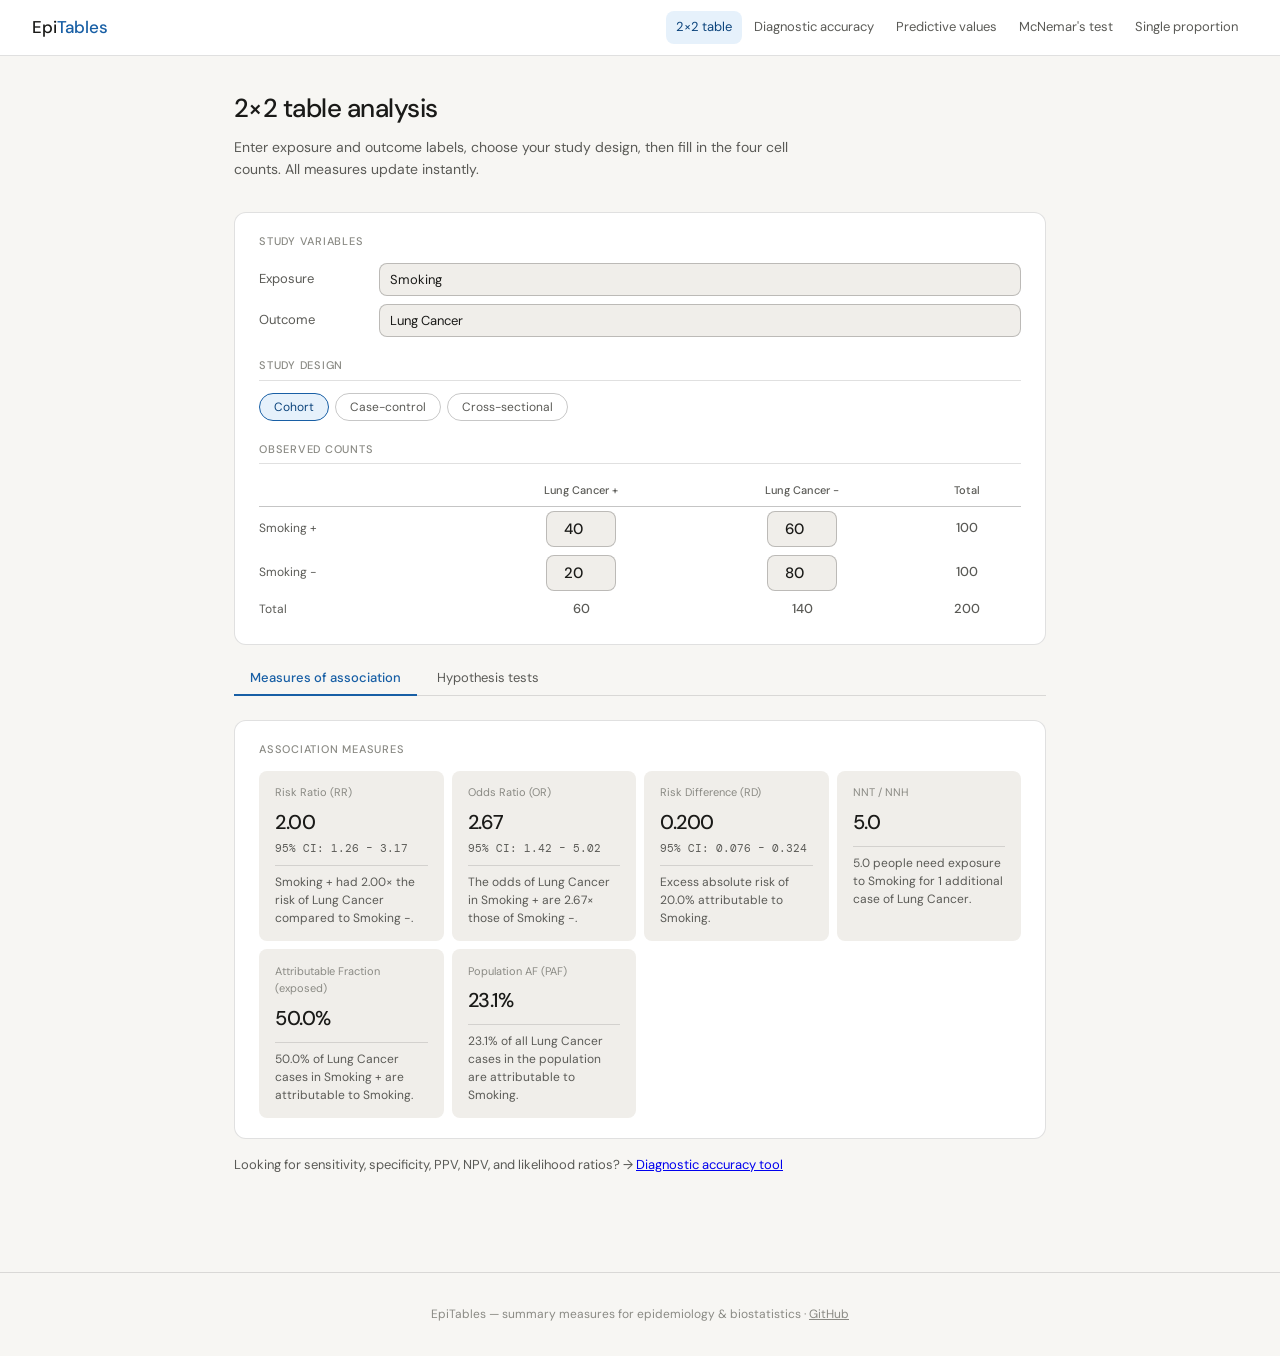
<file: index.html>
<!DOCTYPE html>
<html lang="en">
<head>
  <meta charset="UTF-8">
  <meta name="viewport" content="width=device-width, initial-scale=1.0">
  <title>EpiTables — 2×2 Table Analysis</title>
  <meta name="description" content="Interactive epidemiology calculator: OR, RR, RD, NNT, attributable fraction, chi-square and more from a 2×2 contingency table.">
  <link rel="preconnect" href="https://fonts.googleapis.com">
  <link href="https://fonts.googleapis.com/css2?family=DM+Sans:wght@400;500&family=DM+Mono&display=swap" rel="stylesheet">
  <link rel="stylesheet" href="css/style.css">
</head>
<body>

<header class="site-header">
  <a href="index.html" class="logo">Epi<span>Tables</span></a>
  <nav class="site-nav">
    <a href="index.html" class="active">2×2 table</a>
    <a href="diagnostic.html">Diagnostic accuracy</a>
    <a href="predictive.html">Predictive values</a>
    <a href="mcnemar.html">McNemar's test</a>
    <a href="proportion.html">Single proportion</a>
  </nav>
</header>

<main class="page-wrap">
  <div class="page-hero">
    <h1>2×2 table analysis</h1>
    <p>Enter exposure and outcome labels, choose your study design, then fill in the four cell counts. All measures update instantly.</p>
  </div>

  <div class="card">
    <div class="section-label">Study variables</div>
    <div class="field-row">
      <label>Exposure</label>
      <input type="text" id="expName" value="Smoking" oninput="update()">
    </div>
    <div class="field-row">
      <label>Outcome</label>
      <input type="text" id="outName" value="Lung Cancer" oninput="update()">
    </div>

    <div class="inner-divider">Study design</div>
    <div class="pill-group">
      <button class="pill-btn active" onclick="setDesign('cohort',this)">Cohort</button>
      <button class="pill-btn" onclick="setDesign('casecontrol',this)">Case-control</button>
      <button class="pill-btn" onclick="setDesign('crosssectional',this)">Cross-sectional</button>
    </div>

    <div class="inner-divider">Observed counts</div>
    <table class="table-2x2">
      <thead>
        <tr>
          <th></th>
          <th id="hOut1">Outcome +</th>
          <th id="hOut0">Outcome −</th>
          <th>Total</th>
        </tr>
      </thead>
      <tbody>
        <tr>
          <td class="row-label" id="rExp">Exposed</td>
          <td><input type="number" id="a" value="40" min="0" oninput="update()"></td>
          <td><input type="number" id="b" value="60" min="0" oninput="update()"></td>
          <td class="cell-total" id="r1">100</td>
        </tr>
        <tr>
          <td class="row-label" id="rUnexp">Unexposed</td>
          <td><input type="number" id="c" value="20" min="0" oninput="update()"></td>
          <td><input type="number" id="d" value="80" min="0" oninput="update()"></td>
          <td class="cell-total" id="r2">100</td>
        </tr>
        <tr>
          <td class="row-label">Total</td>
          <td class="cell-total" id="col1">60</td>
          <td class="cell-total" id="col2">140</td>
          <td class="cell-total" id="grand">200</td>
        </tr>
      </tbody>
    </table>
  </div>

  <div class="tab-bar">
    <button class="tab-btn active" onclick="showTab('assoc',this)">Measures of association</button>
    <button class="tab-btn" onclick="showTab('tests',this)">Hypothesis tests</button>
  </div>

  <div id="tab-assoc" class="tab-panel active">
    <div class="card">
      <div class="section-label">Association measures</div>
      <div id="assocResults" class="metrics-grid"></div>
    </div>
  </div>

  <div id="tab-tests" class="tab-panel">
    <div class="card">
      <div class="section-label">Hypothesis tests</div>
      <div id="testWarn"></div>
      <div id="testResults"></div>
    </div>
  </div>

  <p style="font-size:13px;color:var(--text-secondary);margin-top:0.25rem">
    Looking for sensitivity, specificity, PPV, NPV, and likelihood ratios?
    → <a href="diagnostic.html">Diagnostic accuracy tool</a>
  </p>
</main>

<footer class="site-footer">
  EpiTables — summary measures for epidemiology &amp; biostatistics ·
  <a href="https://github.com/rajsubediresearch/epitables" target="_blank">GitHub</a>
</footer>

<script src="js/stats.js"></script>
<script>
let design = 'cohort';

function setDesign(d, btn) {
  design = d;
  document.querySelectorAll('.pill-btn').forEach(b => b.classList.remove('active'));
  btn.classList.add('active');
  update();
}

function showTab(id, btn) {
  document.querySelectorAll('.tab-panel').forEach(p => p.classList.remove('active'));
  document.querySelectorAll('.tab-btn').forEach(b => b.classList.remove('active'));
  document.getElementById('tab-' + id).classList.add('active');
  btn.classList.add('active');
}

function getVals() {
  return {
    a: Math.max(0, parseFloat(document.getElementById('a').value) || 0),
    b: Math.max(0, parseFloat(document.getElementById('b').value) || 0),
    c: Math.max(0, parseFloat(document.getElementById('c').value) || 0),
    d: Math.max(0, parseFloat(document.getElementById('d').value) || 0),
    exp: document.getElementById('expName').value || 'Exposed',
    out: document.getElementById('outName').value || 'Outcome'
  };
}

function metricCard(label, value, ci, interp) {
  return `<div class="metric-card">
    <div class="m-label">${label}</div>
    <div class="m-value">${value}</div>
    ${ci ? `<div class="m-ci">${ci}</div>` : ''}
    ${interp ? `<div class="m-interp">${interp}</div>` : ''}
  </div>`;
}

function update() {
  const { a, b, c, d, exp, out } = getVals();
  const S = Stats;
  const n1 = a+b, n2 = c+d, col1 = a+c, col2 = b+d, N = a+b+c+d;
  const expP = exp + ' +', unExpP = exp + ' −';

  document.getElementById('hOut1').textContent = out + ' +';
  document.getElementById('hOut0').textContent = out + ' −';
  document.getElementById('rExp').textContent = expP;
  document.getElementById('rUnexp').textContent = unExpP;
  document.getElementById('r1').textContent = n1;
  document.getElementById('r2').textContent = n2;
  document.getElementById('col1').textContent = col1;
  document.getElementById('col2').textContent = col2;
  document.getElementById('grand').textContent = N;

  if (N < 4) {
    ['assocResults','testResults'].forEach(id =>
      document.getElementById(id).innerHTML = '<p style="font-size:13px;color:var(--text-secondary)">Enter counts to see results.</p>');
    return;
  }

  const OR = (a*d)/(b*c);
  const [orLo, orHi] = S.logCI95(OR, a, b, c, d);
  const RR = n1>0&&n2>0 ? (a/n1)/(c/n2) : null;
  const [rrLo, rrHi] = S.rrLogCI95(a, b, c, d);
  const RD = n1>0&&n2>0 ? a/n1 - c/n2 : null;
  const [rdLo, rdHi] = S.rdCI95(a, b, c, d);
  const NNT = RD && Math.abs(RD)>0 ? 1/Math.abs(RD) : null;
  const AF = RR ? (RR-1)/RR : null;
  const PAF = (N>0&&col1>0&&RR) ? ((col1/N)*(RR-1))/((col1/N)*(RR-1)+1) : null;

  let assocHTML = '';
  if (design === 'casecontrol') {
    assocHTML +=
      metricCard('Odds Ratio (OR)', S.fmt(OR), S.fmtCI(orLo,orHi),
        `The odds of ${out} in ${expP} are ${S.fmt(OR)}× those of ${unExpP}.`) +
      metricCard('Risk Difference', S.fmt(RD,3), S.fmtCI(rdLo,rdHi,3),
        `${RD>=0?'Excess':'Reduced'} absolute risk of ${S.fmt(Math.abs(RD)*100,1)}% attributable to ${exp}.`);
  } else if (design === 'crosssectional') {
    assocHTML +=
      metricCard('Prevalence Ratio (PR)', S.fmt(RR), S.fmtCI(rrLo,rrHi),
        `Prevalence of ${out} is ${S.fmt(RR)}× higher in ${expP} vs ${unExpP}.`) +
      metricCard('Odds Ratio (OR)', S.fmt(OR), S.fmtCI(orLo,orHi),
        `The odds of ${out} in ${expP} are ${S.fmt(OR)}× those of ${unExpP}.`) +
      metricCard('Prevalence Difference', S.fmt(RD,3), S.fmtCI(rdLo,rdHi,3),
        `Absolute prevalence difference of ${S.fmt(Math.abs(RD)*100,1)}% between groups.`) +
      metricCard('NNT / NNH', NNT ? S.fmt(NNT,1) : '—', '',
        NNT ? `${S.fmt(NNT,1)} individuals exposed for 1 additional case of ${out}.` : '');
  } else {
    assocHTML +=
      metricCard('Risk Ratio (RR)', S.fmt(RR), S.fmtCI(rrLo,rrHi),
        `${expP} had ${S.fmt(RR)}× the risk of ${out} compared to ${unExpP}.`) +
      metricCard('Odds Ratio (OR)', S.fmt(OR), S.fmtCI(orLo,orHi),
        `The odds of ${out} in ${expP} are ${S.fmt(OR)}× those of ${unExpP}.`) +
      metricCard('Risk Difference (RD)', S.fmt(RD,3), S.fmtCI(rdLo,rdHi,3),
        `${RD>=0?'Excess':'Reduced'} absolute risk of ${S.fmt(Math.abs(RD)*100,1)}% attributable to ${exp}.`) +
      metricCard('NNT / NNH', NNT ? S.fmt(NNT,1) : '—', '',
        NNT ? `${S.fmt(NNT,1)} people need ${RD>0?'exposure to':'protection from'} ${exp} for 1 additional case of ${out}.` : '') +
      metricCard('Attributable Fraction (exposed)', AF ? S.pct(AF) : '—', '',
        AF ? `${S.pct(AF)} of ${out} cases in ${expP} are attributable to ${exp}.` : '') +
      metricCard('Population AF (PAF)', PAF ? S.pct(PAF) : '—', '',
        PAF ? `${S.pct(PAF)} of all ${out} cases in the population are attributable to ${exp}.` : '');
  }
  document.getElementById('assocResults').innerHTML = assocHTML;

  const smallCell = Math.min(a,b,c,d) < 5;
  const { chi2, p: chiP } = S.chiSquare(a,b,c,d);
  const fp = S.fisherExact(a,b,c,d);
  const [wLo1,wHi1] = n1>0 ? S.wilson95(a,n1) : [null,null];
  const [wLo2,wHi2] = n2>0 ? S.wilson95(c,n2) : [null,null];

  document.getElementById('testWarn').innerHTML = smallCell
    ? `<div class="warn-box">⚠ One or more cells &lt;5 — Fisher's exact p-value is preferred over chi-square.</div>` : '';

  document.getElementById('testResults').innerHTML = `
    <div class="test-result-row">
      <div><div class="tr-name">Chi-square (Pearson, uncorrected)</div><div class="tr-sub">1 degree of freedom</div></div>
      <div><div class="tr-val">χ² = ${S.fmt(chi2)}</div><div class="tr-p">p = ${S.fmtP(chiP)}</div></div>
    </div>
    <div class="test-result-row">
      <div><div class="tr-name">Fisher's exact test</div><div class="tr-sub">Two-sided</div></div>
      <div><div class="tr-val">p = ${S.fmtP(fp)}</div></div>
    </div>
    <div class="test-result-row">
      <div><div class="tr-name">${expP} risk</div><div class="tr-sub">Wilson 95% CI</div></div>
      <div><div class="tr-val">${n1>0?S.pct(a/n1):'—'}</div><div class="tr-p">${S.fmtCI(wLo1,wHi1)}</div></div>
    </div>
    <div class="test-result-row">
      <div><div class="tr-name">${unExpP} risk</div><div class="tr-sub">Wilson 95% CI</div></div>
      <div><div class="tr-val">${n2>0?S.pct(c/n2):'—'}</div><div class="tr-p">${S.fmtCI(wLo2,wHi2)}</div></div>
    </div>`;
}

update();
</script>
</body>
</html>
</file>
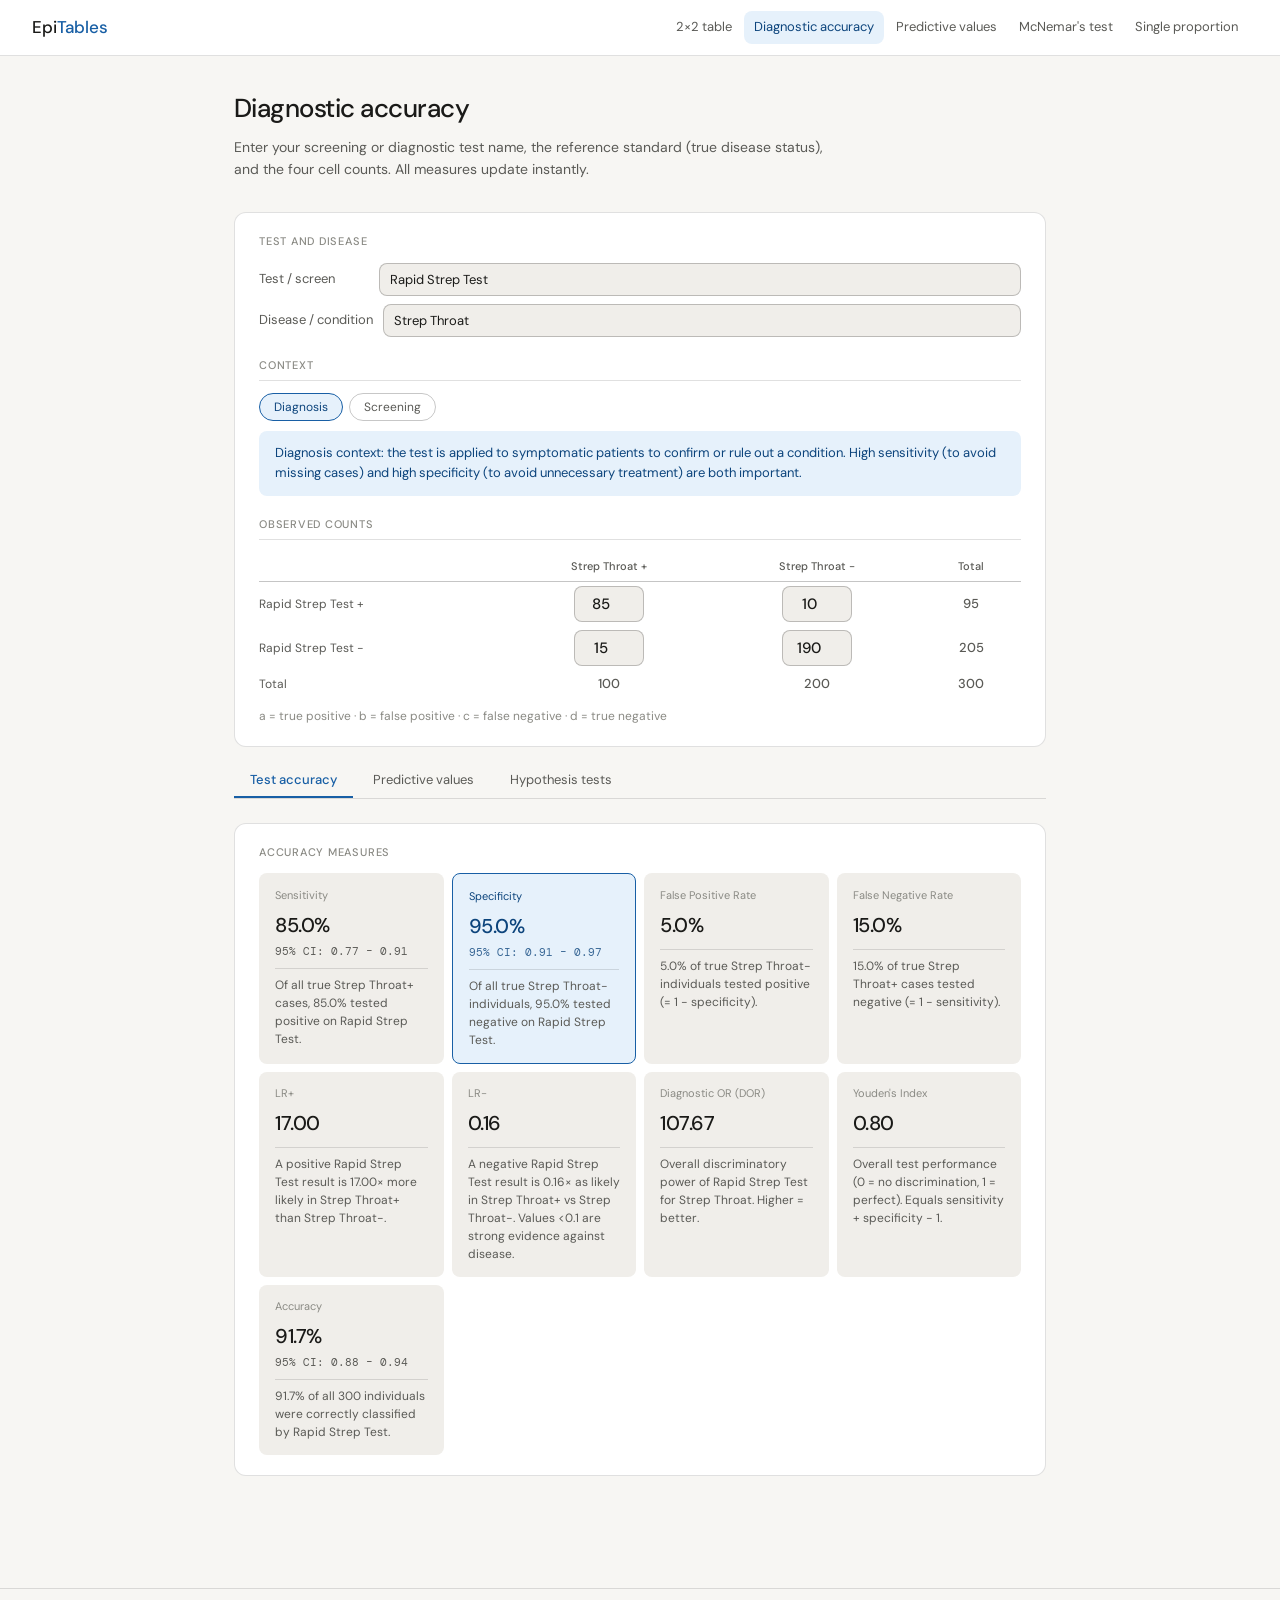
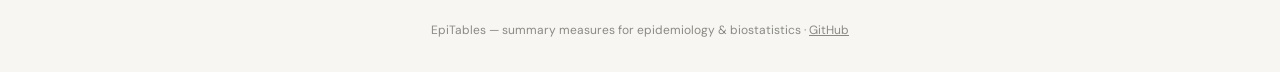
<file: diagnostic.html>
<!DOCTYPE html>
<html lang="en">
<head>
  <meta charset="UTF-8">
  <meta name="viewport" content="width=device-width, initial-scale=1.0">
  <title>EpiTables — Diagnostic Accuracy</title>
  <meta name="description" content="Calculate sensitivity, specificity, PPV, NPV, likelihood ratios, diagnostic OR, and Youden's index from a screening or diagnostic test table.">
  <link rel="preconnect" href="https://fonts.googleapis.com">
  <link href="https://fonts.googleapis.com/css2?family=DM+Sans:wght@400;500&family=DM+Mono&display=swap" rel="stylesheet">
  <link rel="stylesheet" href="css/style.css">
</head>
<body>

<header class="site-header">
  <a href="index.html" class="logo">Epi<span>Tables</span></a>
  <nav class="site-nav">
    <a href="index.html">2×2 table</a>
    <a href="diagnostic.html" class="active">Diagnostic accuracy</a>
    <a href="predictive.html">Predictive values</a>
    <a href="mcnemar.html">McNemar's test</a>
    <a href="proportion.html">Single proportion</a>
  </nav>
</header>

<main class="page-wrap">
  <div class="page-hero">
    <h1>Diagnostic accuracy</h1>
    <p>Enter your screening or diagnostic test name, the reference standard (true disease status), and the four cell counts. All measures update instantly.</p>
  </div>

  <div class="card">
    <div class="section-label">Test and disease</div>
    <div class="field-row">
      <label>Test / screen</label>
      <input type="text" id="testName" value="Rapid Strep Test" oninput="update()">
    </div>
    <div class="field-row">
      <label>Disease / condition</label>
      <input type="text" id="disName" value="Strep Throat" oninput="update()">
    </div>

    <div class="inner-divider">Context</div>
    <div class="pill-group">
      <button class="pill-btn active" onclick="setContext('diagnosis',this)">Diagnosis</button>
      <button class="pill-btn" onclick="setContext('screening',this)">Screening</button>
    </div>
    <div id="contextNote" class="info-box" style="margin-top:8px;margin-bottom:4px"></div>

    <div class="inner-divider">Observed counts</div>
    <table class="table-2x2">
      <thead>
        <tr>
          <th></th>
          <th id="hDis1">Disease +</th>
          <th id="hDis0">Disease −</th>
          <th>Total</th>
        </tr>
      </thead>
      <tbody>
        <tr>
          <td class="row-label" id="rTestP">Test +</td>
          <td><input type="number" id="a" value="85" min="0" oninput="update()"></td>
          <td><input type="number" id="b" value="10" min="0" oninput="update()"></td>
          <td class="cell-total" id="r1">95</td>
        </tr>
        <tr>
          <td class="row-label" id="rTestN">Test −</td>
          <td><input type="number" id="c" value="15" min="0" oninput="update()"></td>
          <td><input type="number" id="d" value="190" min="0" oninput="update()"></td>
          <td class="cell-total" id="r2">205</td>
        </tr>
        <tr>
          <td class="row-label">Total</td>
          <td class="cell-total" id="col1">100</td>
          <td class="cell-total" id="col2">200</td>
          <td class="cell-total" id="grand">300</td>
        </tr>
      </tbody>
    </table>
    <p style="font-size:12px;color:var(--text-tertiary);margin-top:8px">
      a = true positive · b = false positive · c = false negative · d = true negative
    </p>
  </div>

  <div class="tab-bar">
    <button class="tab-btn active" onclick="showTab('accuracy',this)">Test accuracy</button>
    <button class="tab-btn" onclick="showTab('predictive',this)">Predictive values</button>
    <button class="tab-btn" onclick="showTab('tests',this)">Hypothesis tests</button>
  </div>

  <div id="tab-accuracy" class="tab-panel active">
    <div class="card">
      <div class="section-label">Accuracy measures</div>
      <div id="accuracyResults" class="metrics-grid"></div>
    </div>
  </div>

  <div id="tab-predictive" class="tab-panel">
    <div class="card">
      <div class="section-label">Predictive values</div>
      <p style="font-size:13px;color:var(--text-secondary);margin-bottom:12px;line-height:1.6">
        PPV and NPV below are sample-based — they reflect the disease prevalence in your study sample.
        In practice, predictive values change with population prevalence.
        Use the <a href="predictive.html">Predictive values tool</a> to adjust sensitivity and specificity to any prevalence.
      </p>
      <div id="predictiveResults" class="metrics-grid"></div>
    </div>
  </div>

  <div id="tab-tests" class="tab-panel">
    <div class="card">
      <div class="section-label">Hypothesis tests</div>
      <div id="testWarn"></div>
      <div id="testResults"></div>
    </div>
  </div>
</main>

<footer class="site-footer">
  EpiTables — summary measures for epidemiology &amp; biostatistics ·
  <a href="https://github.com/rajsubediresearch/epitables" target="_blank">GitHub</a>
</footer>

<script src="js/stats.js"></script>
<script>
let context = 'diagnosis';

const contextNotes = {
  diagnosis: 'Diagnosis context: the test is applied to symptomatic patients to confirm or rule out a condition. High sensitivity (to avoid missing cases) and high specificity (to avoid unnecessary treatment) are both important.',
  screening: 'Screening context: the test is applied to asymptomatic populations. High sensitivity is typically prioritized to catch all true cases, accepting more false positives that can be resolved with confirmatory testing.'
};

function setContext(c, btn) {
  context = c;
  document.querySelectorAll('.pill-btn').forEach(b => b.classList.remove('active'));
  btn.classList.add('active');
  document.getElementById('contextNote').textContent = contextNotes[c];
  update();
}

function showTab(id, btn) {
  document.querySelectorAll('.tab-panel').forEach(p => p.classList.remove('active'));
  document.querySelectorAll('.tab-btn').forEach(b => b.classList.remove('active'));
  document.getElementById('tab-' + id).classList.add('active');
  btn.classList.add('active');
}

function getVals() {
  return {
    a: Math.max(0, parseFloat(document.getElementById('a').value) || 0),
    b: Math.max(0, parseFloat(document.getElementById('b').value) || 0),
    c: Math.max(0, parseFloat(document.getElementById('c').value) || 0),
    d: Math.max(0, parseFloat(document.getElementById('d').value) || 0),
    test: document.getElementById('testName').value || 'Test',
    dis:  document.getElementById('disName').value || 'Disease'
  };
}

function metricCard(label, value, ci, interp, highlight) {
  return `<div class="metric-card${highlight?' metric-card-highlight':''}">
    <div class="m-label">${label}</div>
    <div class="m-value">${value}</div>
    ${ci ? `<div class="m-ci">${ci}</div>` : ''}
    ${interp ? `<div class="m-interp">${interp}</div>` : ''}
  </div>`;
}

function update() {
  const { a, b, c, d, test, dis } = getVals();
  const S = Stats;
  const n1 = a+b, n2 = c+d, col1 = a+c, col2 = b+d, N = a+b+c+d;

  document.getElementById('hDis1').textContent = dis + ' +';
  document.getElementById('hDis0').textContent = dis + ' −';
  document.getElementById('rTestP').textContent = test + ' +';
  document.getElementById('rTestN').textContent = test + ' −';
  document.getElementById('r1').textContent = n1;
  document.getElementById('r2').textContent = n2;
  document.getElementById('col1').textContent = col1;
  document.getElementById('col2').textContent = col2;
  document.getElementById('grand').textContent = N;
  document.getElementById('contextNote').textContent = contextNotes[context];

  if (N < 4) {
    ['accuracyResults','predictiveResults','testResults'].forEach(id =>
      document.getElementById(id).innerHTML = '<p style="font-size:13px;color:var(--text-secondary)">Enter counts to see results.</p>');
    return;
  }

  // Core measures
  const sens   = col1>0 ? a/col1 : null;
  const spec   = col2>0 ? d/col2 : null;
  const ppv    = n1>0   ? a/n1   : null;
  const npv    = n2>0   ? d/n2   : null;
  const fpr    = col2>0 ? b/col2 : null;  // false positive rate = 1 - spec
  const fnr    = col1>0 ? c/col1 : null;  // false negative rate = 1 - sens
  const fdr    = n1>0   ? b/n1   : null;  // false discovery rate = 1 - ppv
  const fomir  = n2>0   ? c/n2   : null;  // false omission rate = 1 - npv
  const acc    = N>0    ? (a+d)/N : null;

  const [sensLo,sensHi] = col1>0 ? S.wilson95(a,col1) : [null,null];
  const [specLo,specHi] = col2>0 ? S.wilson95(d,col2) : [null,null];
  const [ppvLo, ppvHi]  = n1>0   ? S.wilson95(a,n1)   : [null,null];
  const [npvLo, npvHi]  = n2>0   ? S.wilson95(d,n2)   : [null,null];
  const [accLo, accHi]  = N>0    ? S.wilson95(a+d,N)  : [null,null];

  const LRp    = (sens!==null&&spec!==null&&spec<1)  ? sens/(1-spec)   : null;
  const LRn    = (sens!==null&&spec!==null&&sens<1)  ? (1-sens)/spec   : null;
  const DOR    = (LRp&&LRn&&LRn>0)                  ? LRp/LRn         : null;
  const Youden = (sens!==null&&spec!==null)          ? sens+spec-1     : null;

  // Highlight which metric matters more by context
  const sensHL = context === 'screening';
  const specHL = context === 'diagnosis';

  document.getElementById('accuracyResults').innerHTML =
    metricCard('Sensitivity', sens!==null?S.pct(sens):'—', S.fmtCI(sensLo,sensHi),
      `Of all true ${dis}+ cases, ${sens!==null?S.pct(sens):'—'} tested positive on ${test}.`, sensHL) +
    metricCard('Specificity', spec!==null?S.pct(spec):'—', S.fmtCI(specLo,specHi),
      `Of all true ${dis}− individuals, ${spec!==null?S.pct(spec):'—'} tested negative on ${test}.`, specHL) +
    metricCard('False Positive Rate', fpr!==null?S.pct(fpr):'—', '',
      `${fpr!==null?S.pct(fpr):'—'} of true ${dis}− individuals tested positive (= 1 − specificity).`) +
    metricCard('False Negative Rate', fnr!==null?S.pct(fnr):'—', '',
      `${fnr!==null?S.pct(fnr):'—'} of true ${dis}+ cases tested negative (= 1 − sensitivity).`) +
    metricCard('LR+', LRp!==null?S.fmt(LRp):'—', '',
      LRp!==null?`A positive ${test} result is ${S.fmt(LRp)}× more likely in ${dis}+ than ${dis}−.`:'') +
    metricCard('LR−', LRn!==null?S.fmt(LRn):'—', '',
      LRn!==null?`A negative ${test} result is ${S.fmt(LRn)}× as likely in ${dis}+ vs ${dis}−. Values &lt;0.1 are strong evidence against disease.`:'') +
    metricCard('Diagnostic OR (DOR)', DOR!==null?S.fmt(DOR):'—', '',
      DOR!==null?`Overall discriminatory power of ${test} for ${dis}. Higher = better.`:'') +
    metricCard("Youden's Index", Youden!==null?S.fmt(Youden):'—', '',
      'Overall test performance (0 = no discrimination, 1 = perfect). Equals sensitivity + specificity − 1.') +
    metricCard('Accuracy', acc!==null?S.pct(acc):'—', S.fmtCI(accLo,accHi),
      `${acc!==null?S.pct(acc):'—'} of all ${N} individuals were correctly classified by ${test}.`);

  document.getElementById('predictiveResults').innerHTML =
    metricCard('PPV', ppv!==null?S.pct(ppv):'—', S.fmtCI(ppvLo,ppvHi),
      `Of those who tested positive on ${test}, ${ppv!==null?S.pct(ppv):'—'} truly have ${dis}.`) +
    metricCard('NPV', npv!==null?S.pct(npv):'—', S.fmtCI(npvLo,npvHi),
      `Of those who tested negative on ${test}, ${npv!==null?S.pct(npv):'—'} truly do not have ${dis}.`) +
    metricCard('False Discovery Rate', fdr!==null?S.pct(fdr):'—', '',
      `${fdr!==null?S.pct(fdr):'—'} of positive ${test} results are false positives (= 1 − PPV).`) +
    metricCard('False Omission Rate', fomir!==null?S.pct(fomir):'—', '',
      `${fomir!==null?S.pct(fomir):'—'} of negative ${test} results are false negatives (= 1 − NPV).`) +
    metricCard('Sample prevalence', col1>0&&N>0?S.pct(col1/N):'—', S.fmtCI(...(N>0?S.wilson95(col1,N):[null,null])),
      `${dis} prevalence in this sample. PPV and NPV will differ at other prevalences — see <a href="predictive.html">Predictive values tool</a>.`);

  // Tests
  const smallCell = Math.min(a,b,c,d) < 5;
  const { chi2, p: chiP } = S.chiSquare(a,b,c,d);
  const fp_val = S.fisherExact(a,b,c,d);

  document.getElementById('testWarn').innerHTML = smallCell
    ? `<div class="warn-box">⚠ One or more cells &lt;5 — Fisher's exact p-value is preferred over chi-square.</div>` : '';

  document.getElementById('testResults').innerHTML = `
    <div class="test-result-row">
      <div><div class="tr-name">Chi-square (Pearson, uncorrected)</div><div class="tr-sub">Tests whether test result and disease status are independent</div></div>
      <div><div class="tr-val">χ² = ${S.fmt(chi2)}</div><div class="tr-p">p = ${S.fmtP(chiP)}</div></div>
    </div>
    <div class="test-result-row">
      <div><div class="tr-name">Fisher's exact test</div><div class="tr-sub">Two-sided</div></div>
      <div><div class="tr-val">p = ${S.fmtP(fp_val)}</div></div>
    </div>
    <div class="test-result-row">
      <div><div class="tr-name">True positives (TP)</div><div class="tr-sub">${dis}+ who tested positive</div></div>
      <div><div class="tr-val">${a}</div></div>
    </div>
    <div class="test-result-row">
      <div><div class="tr-name">False positives (FP)</div><div class="tr-sub">${dis}− who tested positive</div></div>
      <div><div class="tr-val">${b}</div></div>
    </div>
    <div class="test-result-row">
      <div><div class="tr-name">False negatives (FN)</div><div class="tr-sub">${dis}+ who tested negative</div></div>
      <div><div class="tr-val">${c}</div></div>
    </div>
    <div class="test-result-row">
      <div><div class="tr-name">True negatives (TN)</div><div class="tr-sub">${dis}− who tested negative</div></div>
      <div><div class="tr-val">${d}</div></div>
    </div>`;
}

update();
</script>
</body>
</html>
</file>
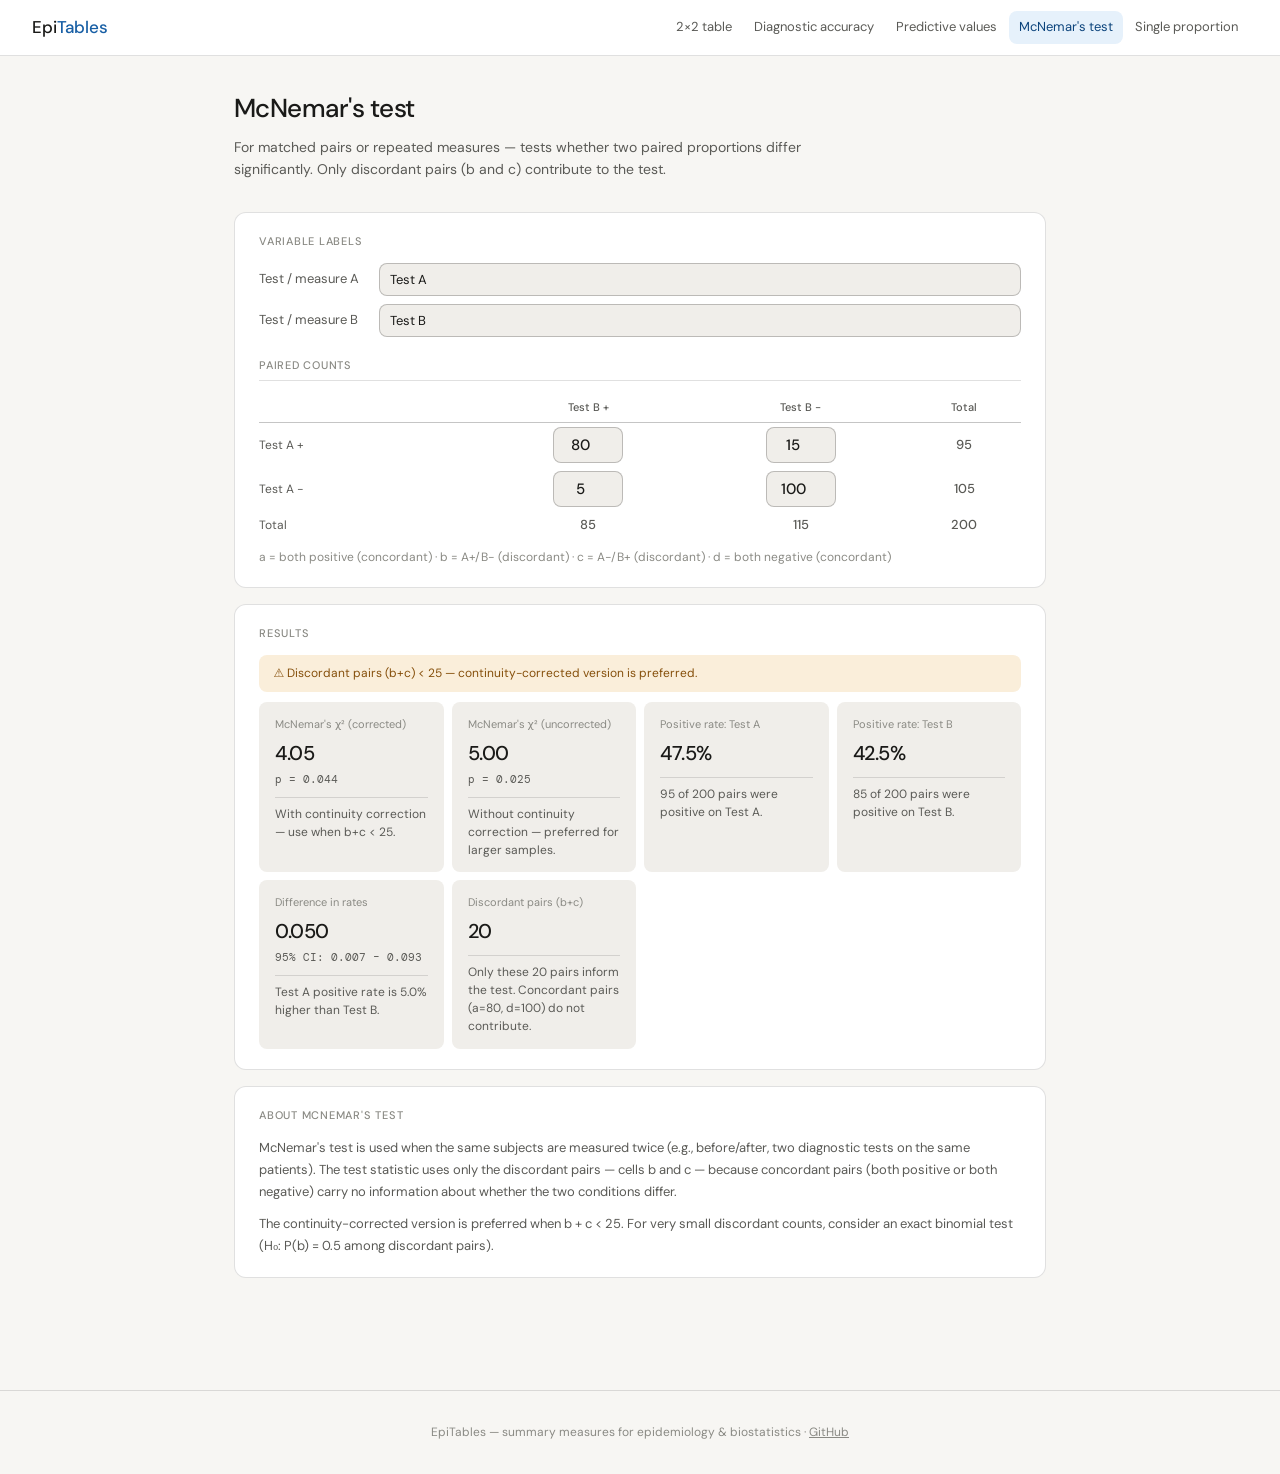
<file: mcnemar.html>
<!DOCTYPE html>
<html lang="en">
<head>
  <meta charset="UTF-8">
  <meta name="viewport" content="width=device-width, initial-scale=1.0">
  <title>EpiTables — McNemar's Test</title>
  <meta name="description" content="McNemar's test for paired proportions. Corrected and uncorrected chi-square, difference in positive rates with CI.">
  <link rel="preconnect" href="https://fonts.googleapis.com">
  <link href="https://fonts.googleapis.com/css2?family=DM+Sans:wght@400;500&family=DM+Mono&display=swap" rel="stylesheet">
  <link rel="stylesheet" href="css/style.css">
</head>
<body>

<header class="site-header">
  <a href="index.html" class="logo">Epi<span>Tables</span></a>
  <nav class="site-nav">
    <a href="index.html">2×2 table</a>
    <a href="diagnostic.html">Diagnostic accuracy</a>
    <a href="predictive.html">Predictive values</a>
    <a href="mcnemar.html" class="active">McNemar's test</a>
    <a href="proportion.html">Single proportion</a>
  </nav>
</header>

<main class="page-wrap">
  <div class="page-hero">
    <h1>McNemar's test</h1>
    <p>For matched pairs or repeated measures — tests whether two paired proportions differ significantly. Only discordant pairs (b and c) contribute to the test.</p>
  </div>

  <div class="card">
    <div class="section-label">Variable labels</div>
    <div class="field-row">
      <label>Test / measure A</label>
      <input type="text" id="mcA" value="Test A" oninput="update()">
    </div>
    <div class="field-row">
      <label>Test / measure B</label>
      <input type="text" id="mcB" value="Test B" oninput="update()">
    </div>

    <div class="inner-divider">Paired counts</div>
    <table class="table-2x2">
      <thead>
        <tr>
          <th></th>
          <th id="hBp">Test B +</th>
          <th id="hBn">Test B −</th>
          <th>Total</th>
        </tr>
      </thead>
      <tbody>
        <tr>
          <td class="row-label" id="hAp">Test A +</td>
          <td><input type="number" id="ma" value="80" min="0" oninput="update()"></td>
          <td><input type="number" id="mb" value="15" min="0" oninput="update()"></td>
          <td class="cell-total" id="mr1">95</td>
        </tr>
        <tr>
          <td class="row-label" id="hAn">Test A −</td>
          <td><input type="number" id="mc" value="5" min="0" oninput="update()"></td>
          <td><input type="number" id="md" value="100" min="0" oninput="update()"></td>
          <td class="cell-total" id="mr2">105</td>
        </tr>
        <tr>
          <td class="row-label">Total</td>
          <td class="cell-total" id="mc1">85</td>
          <td class="cell-total" id="mc2">115</td>
          <td class="cell-total" id="mN">200</td>
        </tr>
      </tbody>
    </table>
    <p style="font-size:12px;color:var(--text-tertiary);margin-top:8px">
      a = both positive (concordant) · b = A+/B− (discordant) · c = A−/B+ (discordant) · d = both negative (concordant)
    </p>
  </div>

  <div class="card">
    <div class="section-label">Results</div>
    <div id="warnArea"></div>
    <div id="results" class="metrics-grid"></div>
  </div>

  <div class="card">
    <div class="section-label">About McNemar's test</div>
    <p style="font-size:13px;color:var(--text-secondary);line-height:1.7">
      McNemar's test is used when the same subjects are measured twice (e.g., before/after, two diagnostic tests on the same patients).
      The test statistic uses only the discordant pairs — cells b and c — because concordant pairs (both positive or both negative) carry no information about whether the two conditions differ.
    </p>
    <p style="font-size:13px;color:var(--text-secondary);line-height:1.7;margin-top:10px">
      The continuity-corrected version is preferred when b + c &lt; 25. For very small discordant counts, consider an exact binomial test (H₀: P(b) = 0.5 among discordant pairs).
    </p>
  </div>
</main>

<footer class="site-footer">
  EpiTables — summary measures for epidemiology &amp; biostatistics ·
  <a href="https://github.com/rajsubediresearch/epitables" target="_blank">GitHub</a>
</footer>

<script src="js/stats.js"></script>
<script>
function update() {
  const a = parseFloat(document.getElementById('ma').value)||0;
  const b = parseFloat(document.getElementById('mb').value)||0;
  const c = parseFloat(document.getElementById('mc').value)||0;
  const d = parseFloat(document.getElementById('md').value)||0;
  const tA = document.getElementById('mcA').value||'Test A';
  const tB = document.getElementById('mcB').value||'Test B';
  const N  = a+b+c+d;
  const S  = Stats;

  document.getElementById('hBp').textContent = tB + ' +';
  document.getElementById('hBn').textContent = tB + ' −';
  document.getElementById('hAp').textContent = tA + ' +';
  document.getElementById('hAn').textContent = tA + ' −';
  document.getElementById('mr1').textContent = a+b;
  document.getElementById('mr2').textContent = c+d;
  document.getElementById('mc1').textContent = a+c;
  document.getElementById('mc2').textContent = b+d;
  document.getElementById('mN').textContent  = N;

  if (b+c === 0) {
    document.getElementById('warnArea').innerHTML = '';
    document.getElementById('results').innerHTML =
      '<p style="font-size:13px;color:var(--text-secondary)">Both discordant cells (b, c) are zero — McNemar\'s test is not applicable.</p>';
    return;
  }

  const mc = S.mcnemar(b, c, N);
  const posA = N>0 ? (a+b)/N : 0;
  const posB = N>0 ? (a+c)/N : 0;
  const diff = posA - posB;
  const [ciLo, ciHi] = [diff - 1.96*mc.se_diff, diff + 1.96*mc.se_diff];

  const smallDisc = (b+c) < 25;
  document.getElementById('warnArea').innerHTML = smallDisc
    ? '<div class="warn-box">⚠ Discordant pairs (b+c) &lt; 25 — continuity-corrected version is preferred.</div>' : '';

  function mc_card(label, value, ci, interp) {
    return `<div class="metric-card">
      <div class="m-label">${label}</div>
      <div class="m-value">${value}</div>
      ${ci ? `<div class="m-ci">${ci}</div>` : ''}
      ${interp ? `<div class="m-interp">${interp}</div>` : ''}
    </div>`;
  }

  document.getElementById('results').innerHTML =
    mc_card('McNemar\'s χ² (corrected)', S.fmt(mc.chi2_corr), 'p = ' + S.fmtP(mc.p_corr),
      'With continuity correction — use when b+c &lt; 25.') +
    mc_card('McNemar\'s χ² (uncorrected)', S.fmt(mc.chi2_uncorr), 'p = ' + S.fmtP(mc.p_uncorr),
      'Without continuity correction — preferred for larger samples.') +
    mc_card('Positive rate: ' + tA, S.pct(posA), '',
      `${a+b} of ${N} pairs were positive on ${tA}.`) +
    mc_card('Positive rate: ' + tB, S.pct(posB), '',
      `${a+c} of ${N} pairs were positive on ${tB}.`) +
    mc_card('Difference in rates', S.fmt(diff,3), '95% CI: ' + S.fmt(ciLo,3) + ' – ' + S.fmt(ciHi,3),
      `${tA} positive rate is ${S.fmt(Math.abs(diff)*100,1)}% ${diff>=0?'higher':'lower'} than ${tB}.`) +
    mc_card('Discordant pairs (b+c)', b+c, '',
      `Only these ${b+c} pairs inform the test. Concordant pairs (a=${a}, d=${d}) do not contribute.`);
}

update();
</script>
</body>
</html>
</file>
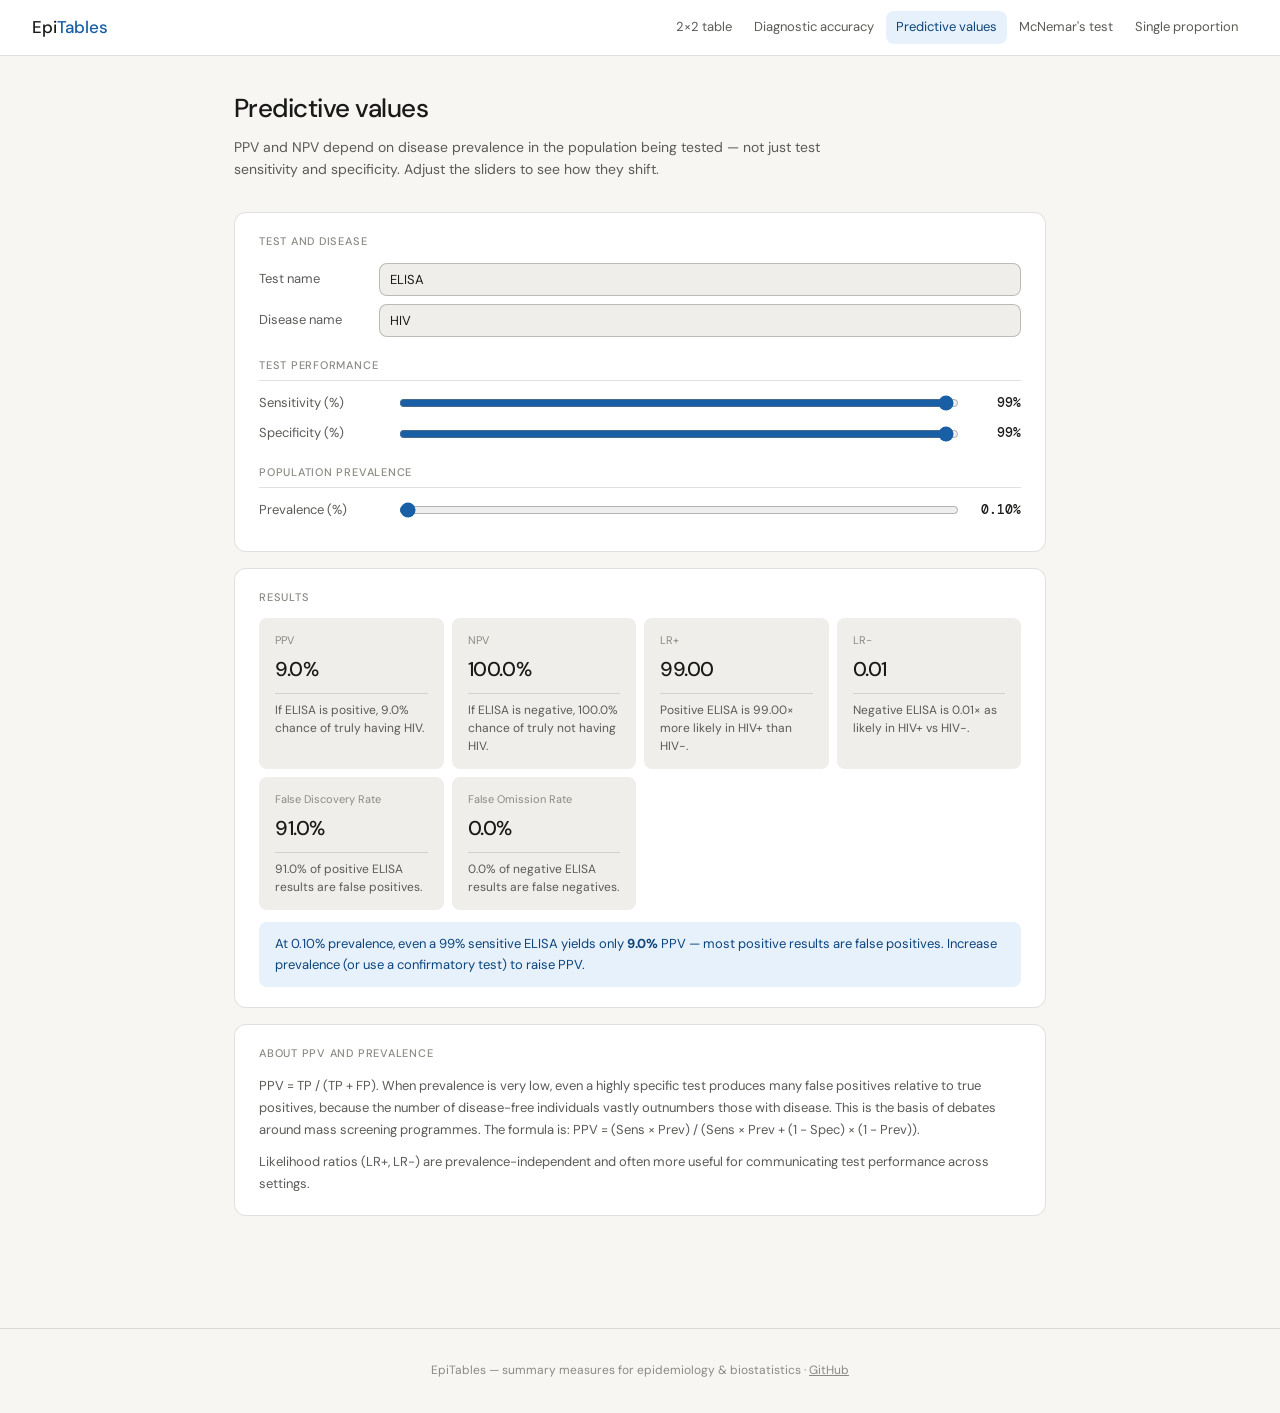
<file: predictive.html>
<!DOCTYPE html>
<html lang="en">
<head>
  <meta charset="UTF-8">
  <meta name="viewport" content="width=device-width, initial-scale=1.0">
  <title>EpiTables — Predictive Values</title>
  <meta name="description" content="Calculate PPV and NPV adjusted for population prevalence. See how predictive values shift as prevalence changes.">
  <link rel="preconnect" href="https://fonts.googleapis.com">
  <link href="https://fonts.googleapis.com/css2?family=DM+Sans:wght@400;500&family=DM+Mono&display=swap" rel="stylesheet">
  <link rel="stylesheet" href="css/style.css">
</head>
<body>

<header class="site-header">
  <a href="index.html" class="logo">Epi<span>Tables</span></a>
  <nav class="site-nav">
    <a href="index.html">2×2 table</a>
    <a href="diagnostic.html">Diagnostic accuracy</a>
    <a href="predictive.html" class="active">Predictive values</a>
    <a href="mcnemar.html">McNemar's test</a>
    <a href="proportion.html">Single proportion</a>
  </nav>
</header>

<main class="page-wrap">
  <div class="page-hero">
    <h1>Predictive values</h1>
    <p>PPV and NPV depend on disease prevalence in the population being tested — not just test sensitivity and specificity. Adjust the sliders to see how they shift.</p>
  </div>

  <div class="card">
    <div class="section-label">Test and disease</div>
    <div class="field-row">
      <label>Test name</label>
      <input type="text" id="testName" value="ELISA" oninput="update()">
    </div>
    <div class="field-row">
      <label>Disease name</label>
      <input type="text" id="disName" value="HIV" oninput="update()">
    </div>

    <div class="inner-divider">Test performance</div>
    <div class="slider-row">
      <label>Sensitivity (%)</label>
      <input type="range" min="1" max="100" step="1" value="99" id="sens" oninput="update()">
      <span class="slider-val" id="sensOut">99%</span>
    </div>
    <div class="slider-row">
      <label>Specificity (%)</label>
      <input type="range" min="1" max="100" step="1" value="99" id="spec" oninput="update()">
      <span class="slider-val" id="specOut">99%</span>
    </div>

    <div class="inner-divider">Population prevalence</div>
    <div class="slider-row">
      <label>Prevalence (%)</label>
      <input type="range" min="0.01" max="50" step="0.01" value="0.1" id="prev" oninput="update()">
      <span class="slider-val" id="prevOut">0.10%</span>
    </div>
  </div>

  <div class="card">
    <div class="section-label">Results</div>
    <div id="results" class="metrics-grid"></div>
    <div id="interp" class="info-box" style="margin-top:12px"></div>
  </div>

  <div class="card">
    <div class="section-label">About PPV and prevalence</div>
    <p style="font-size:13px;color:var(--text-secondary);line-height:1.7">
      PPV = TP / (TP + FP). When prevalence is very low, even a highly specific test produces many false positives relative to true positives,
      because the number of disease-free individuals vastly outnumbers those with disease.
      This is the basis of debates around mass screening programmes.
      The formula is: PPV = (Sens × Prev) / (Sens × Prev + (1 − Spec) × (1 − Prev)).
    </p>
    <p style="font-size:13px;color:var(--text-secondary);line-height:1.7;margin-top:10px">
      Likelihood ratios (LR+, LR−) are prevalence-independent and often more useful for communicating test performance across settings.
    </p>
  </div>
</main>

<footer class="site-footer">
  EpiTables — summary measures for epidemiology &amp; biostatistics ·
  <a href="https://github.com/rajsubediresearch/epitables" target="_blank">GitHub</a>
</footer>

<script src="js/stats.js"></script>
<script>
function update() {
  const sens = parseFloat(document.getElementById('sens').value) / 100;
  const spec = parseFloat(document.getElementById('spec').value) / 100;
  const prev = parseFloat(document.getElementById('prev').value) / 100;
  const tName = document.getElementById('testName').value || 'Test';
  const dName = document.getElementById('disName').value || 'Disease';
  const S = Stats;

  document.getElementById('sensOut').textContent = (sens*100).toFixed(0) + '%';
  document.getElementById('specOut').textContent = (spec*100).toFixed(0) + '%';
  document.getElementById('prevOut').textContent = (prev*100).toFixed(2) + '%';

  const ppv = (sens * prev) / (sens * prev + (1 - spec) * (1 - prev));
  const npv = (spec * (1 - prev)) / (spec * (1 - prev) + (1 - sens) * prev);
  const lrp = sens / (1 - spec);
  const lrn = (1 - sens) / spec;

  function mc(label, value, interp) {
    return `<div class="metric-card">
      <div class="m-label">${label}</div>
      <div class="m-value">${value}</div>
      <div class="m-interp">${interp}</div>
    </div>`;
  }

  document.getElementById('results').innerHTML =
    mc('PPV', S.pct(ppv), `If ${tName} is positive, ${S.pct(ppv)} chance of truly having ${dName}.`) +
    mc('NPV', S.pct(npv), `If ${tName} is negative, ${S.pct(npv)} chance of truly not having ${dName}.`) +
    mc('LR+', S.fmt(lrp), `Positive ${tName} is ${S.fmt(lrp)}× more likely in ${dName}+ than ${dName}−.`) +
    mc('LR−', S.fmt(lrn), `Negative ${tName} is ${S.fmt(lrn)}× as likely in ${dName}+ vs ${dName}−.`) +
    mc('False Discovery Rate', S.pct(1 - ppv), `${S.pct(1-ppv)} of positive ${tName} results are false positives.`) +
    mc('False Omission Rate', S.pct(1 - npv), `${S.pct(1-npv)} of negative ${tName} results are false negatives.`);

  const note = ppv < 0.5
    ? `At ${(prev*100).toFixed(2)}% prevalence, even a ${(sens*100).toFixed(0)}% sensitive ${tName} yields only <strong>${S.pct(ppv)}</strong> PPV — most positive results are false positives. Increase prevalence (or use a confirmatory test) to raise PPV.`
    : `At ${(prev*100).toFixed(2)}% prevalence, PPV is <strong>${S.pct(ppv)}</strong> — most positive ${tName} results reflect true ${dName}.`;
  document.getElementById('interp').innerHTML = note;
}

update();
</script>
</body>
</html>
</file>
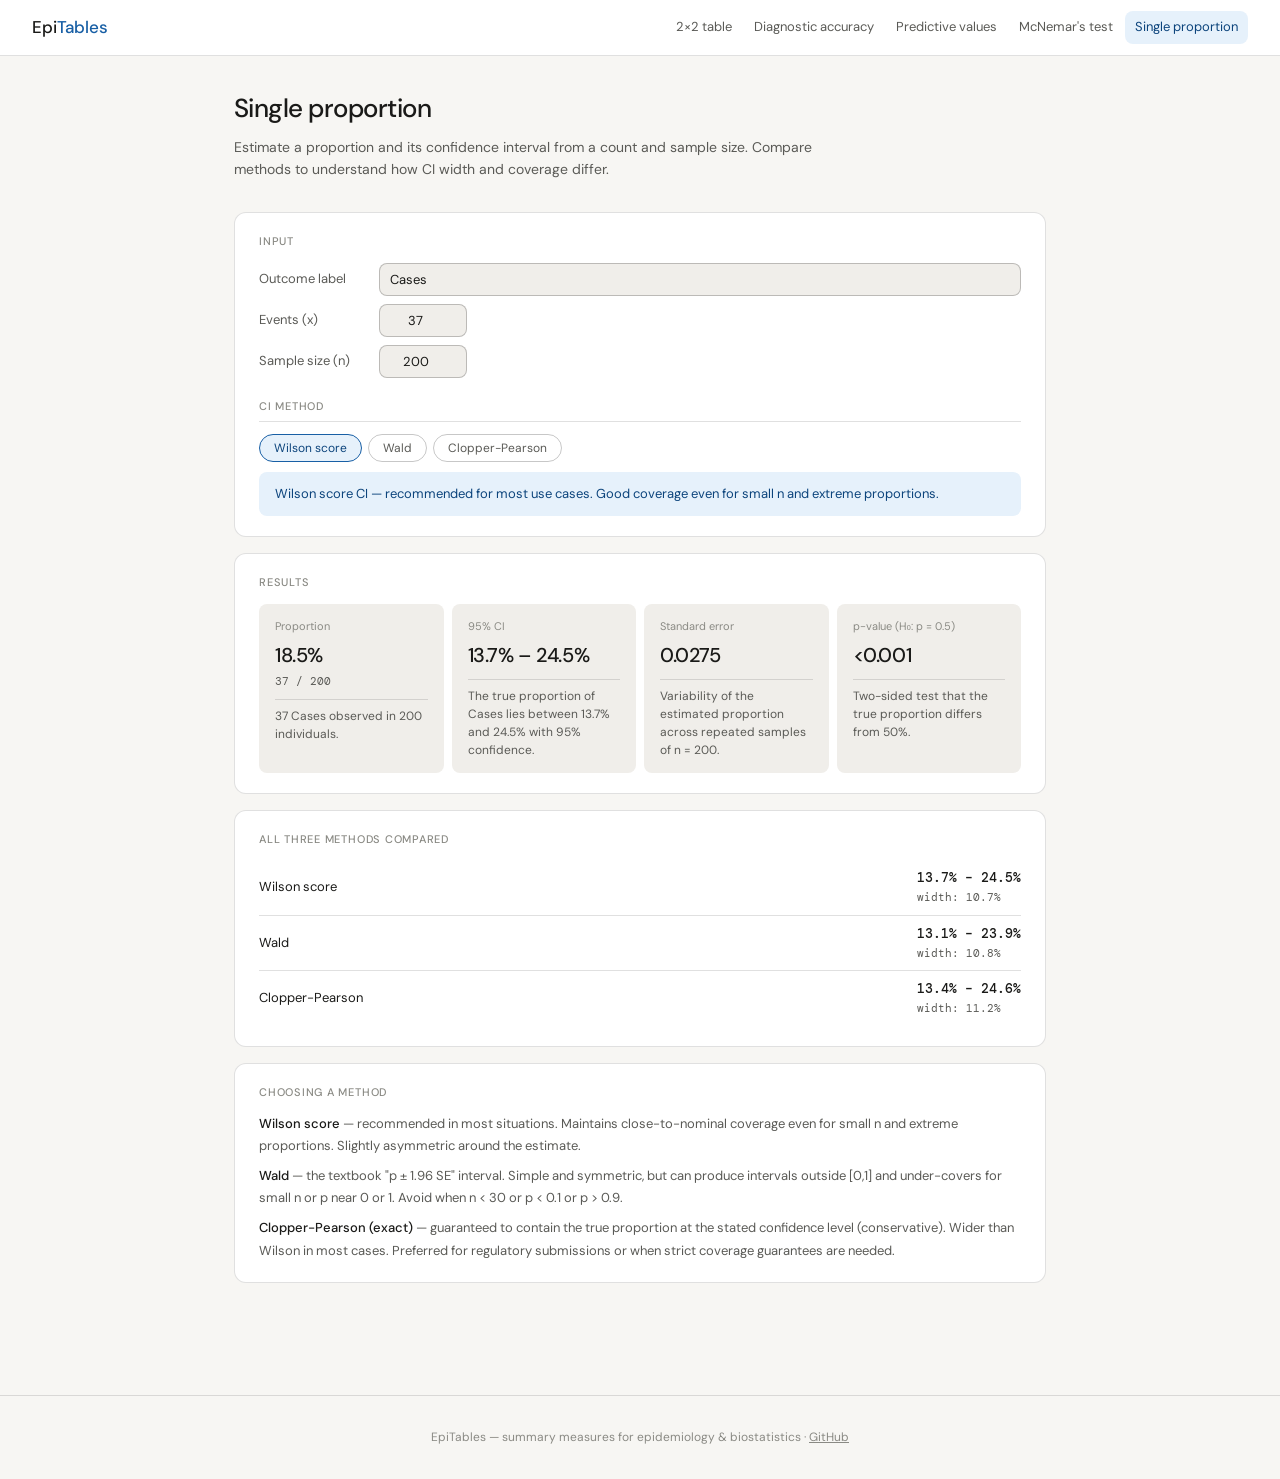
<file: proportion.html>
<!DOCTYPE html>
<html lang="en">
<head>
  <meta charset="UTF-8">
  <meta name="viewport" content="width=device-width, initial-scale=1.0">
  <title>EpiTables — Single Proportion</title>
  <meta name="description" content="Estimate a single proportion and its confidence interval. Choose from Wilson score, Wald, or Clopper-Pearson exact methods.">
  <link rel="preconnect" href="https://fonts.googleapis.com">
  <link href="https://fonts.googleapis.com/css2?family=DM+Sans:wght@400;500&family=DM+Mono&display=swap" rel="stylesheet">
  <link rel="stylesheet" href="css/style.css">
</head>
<body>

<header class="site-header">
  <a href="index.html" class="logo">Epi<span>Tables</span></a>
  <nav class="site-nav">
    <a href="index.html">2×2 table</a>
    <a href="diagnostic.html">Diagnostic accuracy</a>
    <a href="predictive.html">Predictive values</a>
    <a href="mcnemar.html">McNemar's test</a>
    <a href="proportion.html" class="active">Single proportion</a>
  </nav>
</header>

<main class="page-wrap">
  <div class="page-hero">
    <h1>Single proportion</h1>
    <p>Estimate a proportion and its confidence interval from a count and sample size. Compare methods to understand how CI width and coverage differ.</p>
  </div>

  <div class="card">
    <div class="section-label">Input</div>
    <div class="field-row">
      <label>Outcome label</label>
      <input type="text" id="propLabel" value="Cases" oninput="update()">
    </div>
    <div class="field-row">
      <label>Events (x)</label>
      <input type="number" id="px" value="37" min="0" oninput="update()">
    </div>
    <div class="field-row">
      <label>Sample size (n)</label>
      <input type="number" id="pn" value="200" min="1" oninput="update()">
    </div>

    <div class="inner-divider">CI method</div>
    <div class="pill-group">
      <button class="pill-btn active" onclick="setMethod('wilson',this)">Wilson score</button>
      <button class="pill-btn" onclick="setMethod('wald',this)">Wald</button>
      <button class="pill-btn" onclick="setMethod('exact',this)">Clopper-Pearson</button>
    </div>
    <div id="methodNote" class="info-box" style="margin-top:4px"></div>
  </div>

  <div class="card">
    <div class="section-label">Results</div>
    <div id="warnArea"></div>
    <div id="results" class="metrics-grid"></div>
  </div>

  <div class="card">
    <div class="section-label">All three methods compared</div>
    <div id="compareResults"></div>
  </div>

  <div class="card">
    <div class="section-label">Choosing a method</div>
    <div style="font-size:13px;color:var(--text-secondary);line-height:1.7">
      <p style="margin-bottom:8px">
        <strong style="color:var(--text);font-weight:500">Wilson score</strong> — recommended in most situations. Maintains close-to-nominal coverage even for small n and extreme proportions. Slightly asymmetric around the estimate.
      </p>
      <p style="margin-bottom:8px">
        <strong style="color:var(--text);font-weight:500">Wald</strong> — the textbook "p ± 1.96 SE" interval. Simple and symmetric, but can produce intervals outside [0,1] and under-covers for small n or p near 0 or 1. Avoid when n &lt; 30 or p &lt; 0.1 or p &gt; 0.9.
      </p>
      <p>
        <strong style="color:var(--text);font-weight:500">Clopper-Pearson (exact)</strong> — guaranteed to contain the true proportion at the stated confidence level (conservative). Wider than Wilson in most cases. Preferred for regulatory submissions or when strict coverage guarantees are needed.
      </p>
    </div>
  </div>
</main>

<footer class="site-footer">
  EpiTables — summary measures for epidemiology &amp; biostatistics ·
  <a href="https://github.com/rajsubediresearch/epitables" target="_blank">GitHub</a>
</footer>

<script src="js/stats.js"></script>
<script>
let method = 'wilson';

const methodNotes = {
  wilson: 'Wilson score CI — recommended for most use cases. Good coverage even for small n and extreme proportions.',
  wald: 'Wald CI — symmetric around the estimate. Use with caution when n &lt; 30 or p is near 0 or 1.',
  exact: 'Clopper-Pearson exact CI — conservative but guaranteed coverage. Wider than Wilson in most cases.'
};

function setMethod(m, btn) {
  method = m;
  document.querySelectorAll('.pill-btn').forEach(b => b.classList.remove('active'));
  btn.classList.add('active');
  update();
}

function update() {
  const x = parseFloat(document.getElementById('px').value)||0;
  const n = parseFloat(document.getElementById('pn').value)||1;
  const label = document.getElementById('propLabel').value || 'Events';
  const S = Stats;

  document.getElementById('methodNote').innerHTML = methodNotes[method];

  if (x > n) {
    document.getElementById('warnArea').innerHTML = '<div class="warn-box">⚠ Events cannot exceed sample size.</div>';
    document.getElementById('results').innerHTML = '';
    document.getElementById('compareResults').innerHTML = '';
    return;
  }

  const p = x / n;
  const waldWarn = method === 'wald' && (p < 0.1 || p > 0.9 || n < 30);
  document.getElementById('warnArea').innerHTML = waldWarn
    ? '<div class="warn-box">⚠ Wald CI performs poorly for extreme proportions (p &lt; 0.1 or p &gt; 0.9) or small n. Consider Wilson or Clopper-Pearson.</div>' : '';

  let lo, hi;
  if (method === 'wilson') [lo, hi] = S.wilson95(x, n);
  else if (method === 'wald')  [lo, hi] = S.wald95(x, n);
  else                          [lo, hi] = S.clopperpearson95(x, n);

  const se = Math.sqrt(p*(1-p)/n);
  const z  = se > 0 ? p/se : null;
  const pval = z !== null ? 2*(1 - S.normalCDF(Math.abs(z))) : null;

  function mc(label, value, ci, interp) {
    return `<div class="metric-card">
      <div class="m-label">${label}</div>
      <div class="m-value">${value}</div>
      ${ci ? `<div class="m-ci">${ci}</div>` : ''}
      ${interp ? `<div class="m-interp">${interp}</div>` : ''}
    </div>`;
  }

  document.getElementById('results').innerHTML =
    mc('Proportion', S.pct(p), x + ' / ' + n,
      `${x} ${label} observed in ${n} individuals.`) +
    mc('95% CI', S.pct(lo) + ' – ' + S.pct(hi), '',
      `The true proportion of ${label} lies between ${S.pct(lo)} and ${S.pct(hi)} with 95% confidence.`) +
    mc('Standard error', S.fmt(se, 4), '',
      `Variability of the estimated proportion across repeated samples of n = ${n}.`) +
    mc('p-value (H₀: p = 0.5)', pval !== null ? S.fmtP(pval) : '—', '',
      'Two-sided test that the true proportion differs from 50%.');

  // All three methods compared
  const [wLo,wHi] = S.wilson95(x,n);
  const [dLo,dHi] = S.wald95(x,n);
  const [eLo,eHi] = S.clopperpearson95(x,n);
  const rows = [
    ['Wilson score', wLo, wHi],
    ['Wald', dLo, dHi],
    ['Clopper-Pearson', eLo, eHi]
  ];
  document.getElementById('compareResults').innerHTML = rows.map(([name,lo,hi]) => `
    <div class="test-result-row">
      <div><div class="tr-name">${name}</div></div>
      <div><div class="tr-val">${S.pct(lo)} – ${S.pct(hi)}</div><div class="tr-p">width: ${S.pct(hi-lo)}</div></div>
    </div>`).join('');
}

update();
</script>
</body>
</html>
</file>
<file: css/style.css>
/* EpiTables — base styles */
*, *::before, *::after { box-sizing: border-box; margin: 0; padding: 0; }

:root {
  --bg: #ffffff;
  --bg-surface: #f7f6f3;
  --bg-secondary: #f0eeea;
  --text: #1a1a18;
  --text-secondary: #5a5a56;
  --text-tertiary: #8a8a84;
  --border: rgba(0,0,0,0.12);
  --border-med: rgba(0,0,0,0.22);
  --accent: #185FA5;
  --accent-bg: #E6F1FB;
  --accent-text: #0C447C;
  --warn-bg: #FAEEDA;
  --warn-text: #854F0B;
  --radius-md: 8px;
  --radius-lg: 12px;
  --font: 'DM Sans', system-ui, sans-serif;
  --font-mono: 'DM Mono', ui-monospace, monospace;
}

@media (prefers-color-scheme: dark) {
  :root {
    --bg: #1a1a18;
    --bg-surface: #222220;
    --bg-secondary: #2a2a27;
    --text: #f0eeea;
    --text-secondary: #a8a8a2;
    --text-tertiary: #6a6a64;
    --border: rgba(255,255,255,0.1);
    --border-med: rgba(255,255,255,0.18);
    --accent: #378ADD;
    --accent-bg: #0c2a44;
    --accent-text: #85B7EB;
    --warn-bg: #3a2a08;
    --warn-text: #FAC775;
  }
}

html { font-size: 16px; }
body {
  font-family: var(--font);
  background: var(--bg-surface);
  color: var(--text);
  line-height: 1.6;
  min-height: 100vh;
}

/* Layout */
.site-header {
  background: var(--bg);
  border-bottom: 0.5px solid var(--border);
  padding: 0 2rem;
  position: sticky;
  top: 0;
  z-index: 100;
  display: flex;
  align-items: center;
  justify-content: space-between;
  height: 56px;
}

.site-header .logo {
  font-size: 17px;
  font-weight: 500;
  color: var(--text);
  text-decoration: none;
  letter-spacing: -0.01em;
}

.site-header .logo span {
  color: var(--accent);
}

.site-nav {
  display: flex;
  gap: 2px;
  overflow-x: auto;
  -webkit-overflow-scrolling: touch;
  scrollbar-width: none;
  flex-shrink: 1;
  min-width: 0;
}
.site-nav::-webkit-scrollbar { display: none; }

.site-nav a {
  font-size: 13px;
  color: var(--text-secondary);
  text-decoration: none;
  padding: 6px 10px;
  border-radius: var(--radius-md);
  transition: background 0.15s, color 0.15s;
  white-space: nowrap;
}

.site-nav a:hover { background: var(--bg-secondary); color: var(--text); }
.site-nav a.active { background: var(--accent-bg); color: var(--accent-text); }

.page-wrap {
  max-width: 860px;
  margin: 0 auto;
  padding: 2rem 1.5rem 4rem;
}

.page-hero {
  margin-bottom: 2rem;
}

.page-hero h1 {
  font-size: 26px;
  font-weight: 500;
  letter-spacing: -0.02em;
  color: var(--text);
  margin-bottom: 6px;
}

.page-hero p {
  font-size: 14px;
  color: var(--text-secondary);
  max-width: 600px;
  line-height: 1.6;
}

/* Section tabs */
.tab-bar {
  display: flex;
  gap: 4px;
  margin-bottom: 1.5rem;
  flex-wrap: wrap;
  border-bottom: 0.5px solid var(--border);
  padding-bottom: 0;
}

.tab-btn {
  font-size: 13px;
  font-family: var(--font);
  padding: 8px 16px;
  border: none;
  background: transparent;
  color: var(--text-secondary);
  cursor: pointer;
  border-bottom: 2px solid transparent;
  margin-bottom: -0.5px;
  transition: color 0.15s, border-color 0.15s;
}

.tab-btn:hover { color: var(--text); }
.tab-btn.active { color: var(--accent); border-bottom-color: var(--accent); font-weight: 500; }

.tab-panel { display: none; }
.tab-panel.active { display: block; }

/* Cards */
.card {
  background: var(--bg);
  border: 0.5px solid var(--border);
  border-radius: var(--radius-lg);
  padding: 1.25rem 1.5rem;
  margin-bottom: 1rem;
}

.section-label {
  font-size: 11px;
  font-weight: 500;
  color: var(--text-tertiary);
  text-transform: uppercase;
  letter-spacing: 0.07em;
  margin-bottom: 0.75rem;
}

/* Form elements */
.field-row {
  display: flex;
  align-items: center;
  gap: 10px;
  margin-bottom: 8px;
}

.field-row label {
  font-size: 13px;
  color: var(--text-secondary);
  min-width: 110px;
}

.field-row input[type="text"],
.field-row input[type="number"],
.field-row select {
  font-family: var(--font);
  font-size: 13px;
  padding: 7px 10px;
  border: 0.5px solid var(--border-med);
  border-radius: var(--radius-md);
  background: var(--bg-secondary);
  color: var(--text);
  transition: border-color 0.15s;
}

.field-row input[type="text"] { flex: 1; }
.field-row input[type="number"] { width: 88px; text-align: center; }
.field-row input:focus, .field-row select:focus {
  outline: none;
  border-color: var(--accent);
}

/* Pill buttons */
.pill-group { display: flex; gap: 6px; flex-wrap: wrap; margin-bottom: 10px; }
.pill-btn {
  font-size: 12px;
  font-family: var(--font);
  padding: 5px 14px;
  border: 0.5px solid var(--border-med);
  border-radius: 20px;
  background: transparent;
  color: var(--text-secondary);
  cursor: pointer;
  transition: all 0.15s;
}
.pill-btn:hover { background: var(--bg-secondary); color: var(--text); }
.pill-btn.active { background: var(--accent-bg); color: var(--accent-text); border-color: var(--accent); }

/* 2x2 table */
.table-2x2 {
  width: 100%;
  border-collapse: collapse;
  font-size: 13px;
  margin-top: 0.5rem;
}
.table-2x2 th {
  font-size: 11px;
  font-weight: 500;
  color: var(--text-secondary);
  padding: 6px 10px;
  text-align: center;
  border-bottom: 0.5px solid var(--border);
}
.table-2x2 td { padding: 4px 8px; text-align: center; }
.table-2x2 .row-label {
  text-align: left;
  color: var(--text-secondary);
  font-size: 12px;
  padding-left: 0;
  min-width: 90px;
}
.table-2x2 input[type="number"] {
  width: 70px;
  text-align: center;
  font-size: 15px;
  font-weight: 500;
  font-family: var(--font);
  padding: 7px 4px;
  border: 0.5px solid var(--border-med);
  border-radius: var(--radius-md);
  background: var(--bg-secondary);
  color: var(--text);
}
.table-2x2 input[type="number"]:focus { outline: none; border-color: var(--accent); }
.table-2x2 .cell-total {
  font-size: 13px;
  color: var(--text-secondary);
  font-weight: 500;
}

/* Metrics grid */
.metrics-grid {
  display: grid;
  grid-template-columns: repeat(auto-fit, minmax(170px, 1fr));
  gap: 8px;
  margin-top: 8px;
}

.metric-card {
  background: var(--bg-secondary);
  border-radius: var(--radius-md);
  padding: 0.85rem 1rem;
}

.metric-card .m-label {
  font-size: 11px;
  color: var(--text-tertiary);
  margin-bottom: 4px;
}

.metric-card .m-value {
  font-size: 20px;
  font-weight: 500;
  color: var(--text);
  letter-spacing: -0.02em;
}

.metric-card .m-ci {
  font-size: 11px;
  color: var(--text-secondary);
  margin-top: 2px;
  font-family: var(--font-mono);
}

.metric-card-highlight {
  border: 1.5px solid var(--accent);
  background: var(--accent-bg);
}

.metric-card-highlight .m-label { color: var(--accent-text); }
.metric-card-highlight .m-value { color: var(--accent-text); }
.metric-card-highlight .m-ci    { color: var(--accent-text); opacity: 0.8; }

.metric-card .m-interp {
  font-size: 12px;
  color: var(--text-secondary);
  margin-top: 8px;
  line-height: 1.5;
  border-top: 0.5px solid var(--border);
  padding-top: 7px;
}

/* Slider rows */
.slider-row {
  display: flex;
  align-items: center;
  gap: 10px;
  margin-bottom: 10px;
}
.slider-row label { font-size: 13px; color: var(--text-secondary); min-width: 130px; }
.slider-row input[type="range"] { flex: 1; accent-color: var(--accent); }
.slider-row .slider-val {
  font-size: 13px;
  font-weight: 500;
  color: var(--text);
  min-width: 52px;
  text-align: right;
  font-family: var(--font-mono);
}

/* Test result rows */
.test-result-row {
  display: flex;
  justify-content: space-between;
  align-items: center;
  padding: 8px 0;
  border-bottom: 0.5px solid var(--border);
}
.test-result-row:last-child { border-bottom: none; }
.test-result-row .tr-name { font-size: 13px; color: var(--text); }
.test-result-row .tr-sub { font-size: 11px; color: var(--text-secondary); margin-top: 1px; }
.test-result-row .tr-val {
  font-size: 13px;
  font-weight: 500;
  color: var(--text);
  text-align: right;
  font-family: var(--font-mono);
}
.test-result-row .tr-p { font-size: 11px; color: var(--text-secondary); font-family: var(--font-mono); }

/* Info/warn boxes */
.info-box {
  background: var(--accent-bg);
  border-radius: var(--radius-md);
  padding: 0.75rem 1rem;
  margin-top: 0.75rem;
  font-size: 13px;
  color: var(--accent-text);
  line-height: 1.6;
}

.warn-box {
  background: var(--warn-bg);
  border-radius: var(--radius-md);
  padding: 0.6rem 0.9rem;
  margin-bottom: 10px;
  font-size: 12px;
  color: var(--warn-text);
  line-height: 1.5;
}

/* Section divider inside card */
.inner-divider {
  font-size: 11px;
  font-weight: 500;
  color: var(--text-tertiary);
  text-transform: uppercase;
  letter-spacing: 0.07em;
  margin: 1.25rem 0 0.75rem;
  padding-bottom: 5px;
  border-bottom: 0.5px solid var(--border);
}

/* Footer */
.site-footer {
  text-align: center;
  padding: 2rem;
  font-size: 12px;
  color: var(--text-tertiary);
  border-top: 0.5px solid var(--border);
  margin-top: 2rem;
}

.site-footer a { color: var(--text-tertiary); text-decoration: underline; }

@media (max-width: 600px) {
  .page-wrap { padding: 1.25rem 1rem 3rem; }
  .site-header { padding: 0 1rem; }
  .metrics-grid { grid-template-columns: 1fr 1fr; }
  .tab-btn { font-size: 12px; padding: 7px 10px; }
}
</file>
